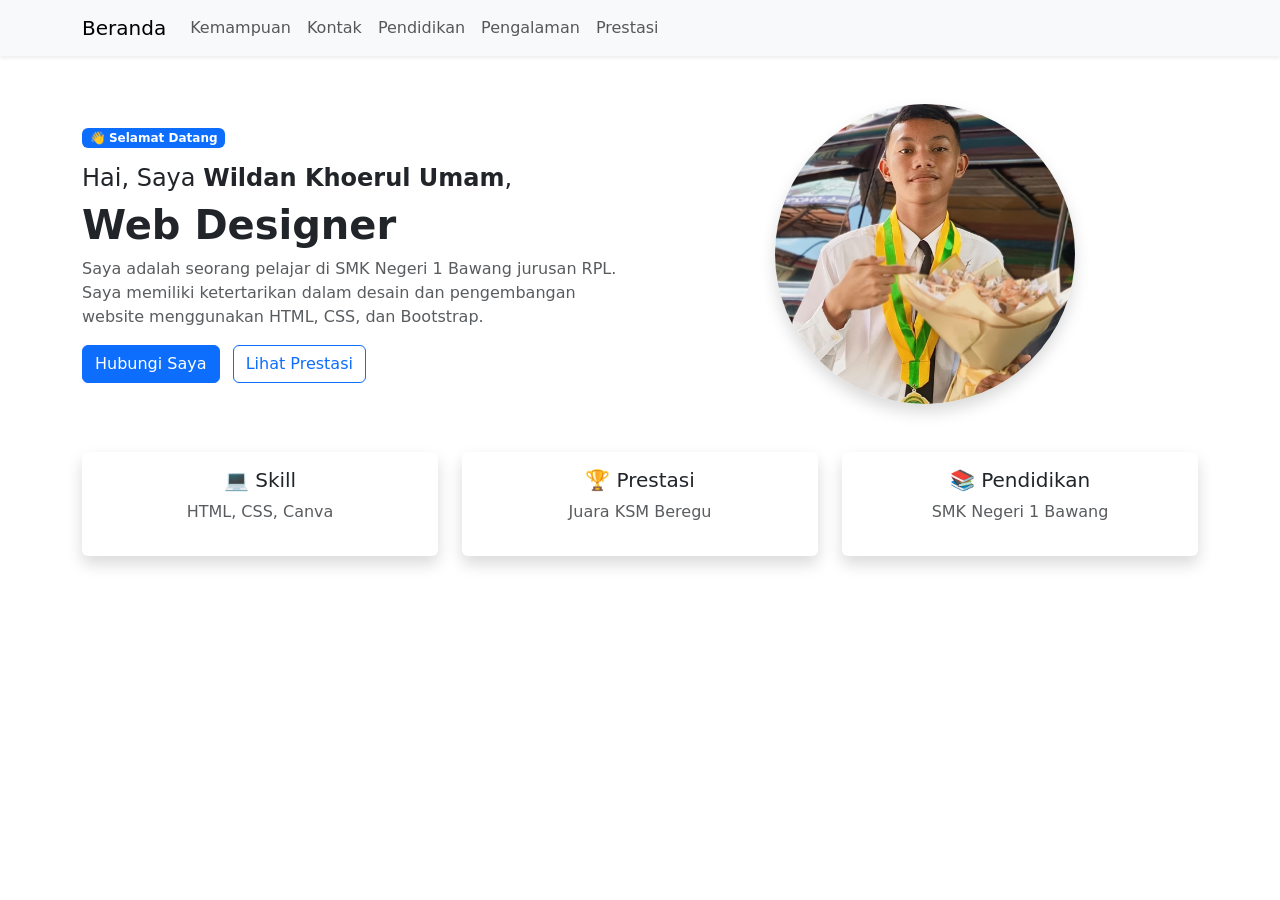
<file: index.html>
<!doctype html>
<html lang="en">
  <head>
    <meta charset="UTF-8" />
    <meta name="viewport" content="width=device-width, initial-scale=1.0" />
    <link
      href="https://cdn.jsdelivr.net/npm/bootstrap@5.3.8/dist/css/bootstrap.min.css"
      rel="stylesheet"
      integrity="sha384-sRIl4kxILFvY47J16cr9ZwB07vP4J8+LH7qKQnuqkuIAvNWLzeN8tE5YBujZqJLB"
      crossorigin="anonymous"
    />
    <title>Beranda</title>
  </head>
  <body class="bg-white">
    <nav class="navbar navbar-expand-lg bg-light shadow-sm navbar-light">
      <div class="container">
        <a class="navbar-brand" href="index.html">Beranda</a>
        <button
          class="navbar-toggler"
          type="button"
          data-bs-toggle="collapse"
          data-bs-target="#navbarNav"
        >
          <span class="navbar-toggler-icon"></span>
        </button>
        <div class="collapse navbar-collapse" id="navbarNav">
          <ul class="navbar-nav">
            <li class="nav-item">
              <a class="nav-link" href="Kemampuan.html">Kemampuan</a>
            </li>
            <li class="nav-item">
              <a class="nav-link" href="Kontak.html">Kontak</a>
            </li>
            <li class="nav-item">
              <a class="nav-link" href="Pendidikan.html">Pendidikan</a>
            </li>
            <li class="nav-item">
              <a class="nav-link" href="Pengalaman.html">Pengalaman</a>
            </li>
            <li class="nav-item">
              <a class="nav-link" href="Prestasi.html">Prestasi</a>
            </li>
          </ul>
        </div>
      </div>
    </nav>
    <!-- HERO -->
    <div class="container mt-5">
      <div class="row align-items-center">
        <!-- TEXT -->
        <div class="col-md-6">
          <span class="badge bg-primary mb-3">👋 Selamat Datang</span>

          <h4>Hai, Saya <b>Wildan Khoerul Umam</b>,</h4>
          <h1 class="fw-bold">Web Designer</h1>

          <p class="text-muted">
            Saya adalah seorang pelajar di SMK Negeri 1 Bawang jurusan RPL. Saya
            memiliki ketertarikan dalam desain dan pengembangan website
            menggunakan HTML, CSS, dan Bootstrap.
          </p>

          <!-- KONTAK-PRESTASI -->
          <a href="Kontak.html" class="btn btn-primary me-2">Hubungi Saya</a>
          <a href="Prestasi.html" class="btn btn-outline-primary"
            >Lihat Prestasi</a
          >
        </div>

        <!-- FOTO -->
        <div class="col-md-6 text-center">
          <img
            src="WhatsApp Image 2026-03-31 at 19.15.38.jpeg"
            class="img-fluid rounded-circle shadow"
            style="width: 300px; height: 300px; object-fit: cover"
          />
        </div>
      </div>
    </div>

    <!-- TAMBAHAN -->
    <div class="container mt-5">
      <div class="row text-center">
        <div class="col-md-4">
          <div class="p-3 shadow bg-white rounded">
            <h5>💻 Skill</h5>
            <p class="text-muted">HTML, CSS, Canva</p>
          </div>
        </div>

        <div class="col-md-4">
          <div class="p-3 shadow bg-white rounded">
            <h5>🏆 Prestasi</h5>
            <p class="text-muted">Juara KSM Beregu</p>
          </div>
        </div>

        <div class="col-md-4">
          <div class="p-3 shadow bg-white rounded">
            <h5>📚 Pendidikan</h5>
            <p class="text-muted">SMK Negeri 1 Bawang</p>
          </div>
        </div>
      </div>
    </div>
  </body>
</html>
</file>
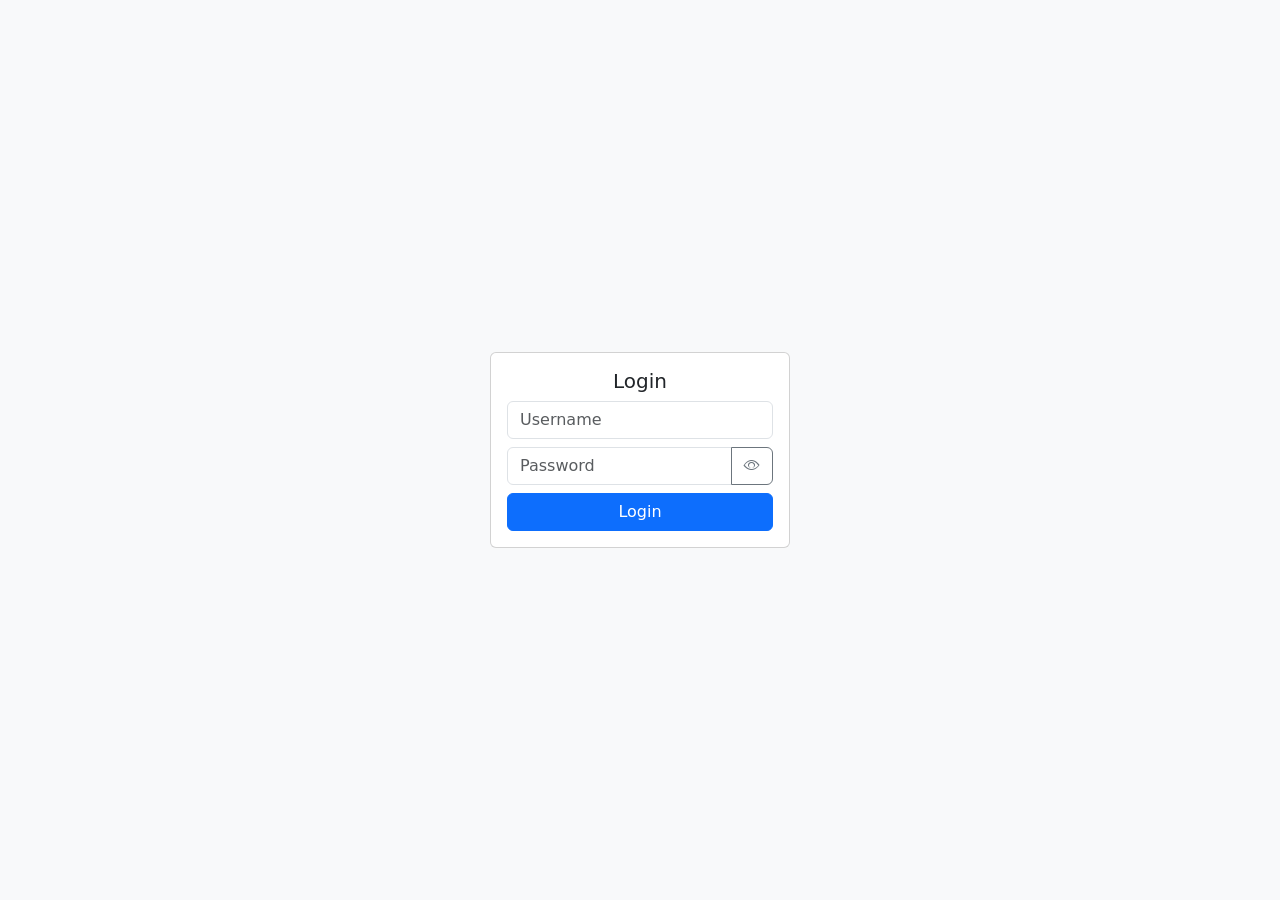
<file: FormLoginJS/index.html>
<!DOCTYPE html>
<html lang="id">
<head>
  <meta charset="UTF-8">
  <title>Login</title>
  <link href="https://cdn.jsdelivr.net/npm/bootstrap@5.3.0/dist/css/bootstrap.min.css" rel="stylesheet">
  <link href="https://cdn.jsdelivr.net/npm/bootstrap-icons@1.10.5/font/bootstrap-icons.css" rel="stylesheet">
</head>

<body class="d-flex justify-content-center align-items-center vh-100 bg-light">

<div class="card p-3" style="width:300px;">
  <h5 class="text-center">Login</h5>

  <input type="text" id="username" class="form-control mb-2" placeholder="Username">

  <div class="input-group mb-2">
    <input type="password" id="password" class="form-control" placeholder="Password">
    <button class="btn btn-outline-secondary" onclick="togglePassword()">
      <i id="icon" class="bi bi-eye"></i>
    </button>
  </div>

  <button class="btn btn-primary" onclick="login()">Login</button>
</div>

<!-- Popup -->
<div class="modal fade" id="popup">
  <div class="modal-dialog">
    <div class="modal-content text-center p-3">
      <p id="hasil"></p>
      <button class="btn btn-primary" data-bs-dismiss="modal">OK</button>
    </div>
  </div>
</div>

<script src="https://cdn.jsdelivr.net/npm/bootstrap@5.3.0/dist/js/bootstrap.bundle.min.js"></script>

<script>
function login(){
  let nama = document.getElementById("username").value;
  let sandi = document.getElementById("password").value;
  let hasil = document.getElementById("hasil");

  if(nama=="wildan" && sandi=="20381"){
    hasil.innerText="Login Berhasil";
  } else {
    hasil.innerText="Login Gagal";
  }

  new bootstrap.Modal(document.getElementById('popup')).show();
}

function togglePassword(){
  let password = document.getElementById("password");
  let icon = document.getElementById("icon");

  if(password.type=="password"){
    password.type="text";
    icon.classList.replace("bi-eye","bi-eye-slash");
  } else {
    password.type="password";
    icon.classList.replace("bi-eye-slash","bi-eye");
  }
}
</script>

</body>
</html>
</file>
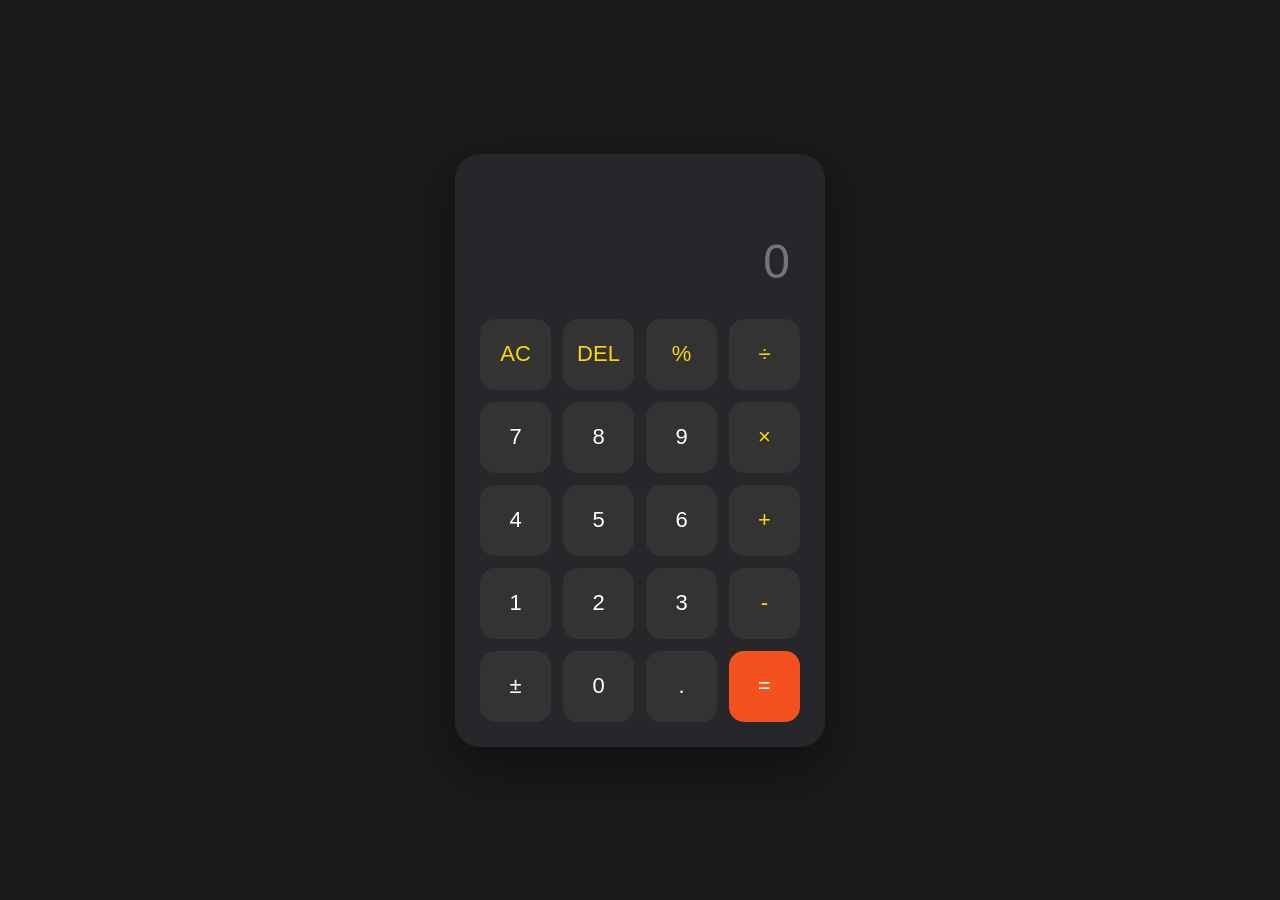
<file: Kalkulator.JS/index.html>
<!DOCTYPE html>
<html lang="id">
<head>
    <meta charset="UTF-8">
    <meta name="viewport" content="width=device-width, initial-scale=1.0">
    <title>Kalkulator Pro</title>
    <link rel="stylesheet" href="style.css">
</head>
<body>

<div class="calculator">
    
    <div class="display-container">
        <div id="history-preview" class="history-preview"></div>
        <input type="text" id="display" placeholder="0" disabled>
    </div>
    
    <div class="grid-container">
        <button onclick="clearDisplay()" class="text-yellow">AC</button>
        <button onclick="deleteLast()" class="text-yellow">DEL</button>
        <button onclick="appendValue('%')" class="text-yellow">%</button>
        <button onclick="appendValue('/')" class="text-yellow">÷</button>
        
        <button onclick="appendValue('7')">7</button>
        <button onclick="appendValue('8')">8</button>
        <button onclick="appendValue('9')">9</button>
        <button onclick="appendValue('*')" class="text-yellow">×</button>
        
        <button onclick="appendValue('4')">4</button>
        <button onclick="appendValue('5')">5</button>
        <button onclick="appendValue('6')">6</button>
        <button onclick="appendValue('+')" class="text-yellow">+</button>
        
        <button onclick="appendValue('1')">1</button>
        <button onclick="appendValue('2')">2</button>
        <button onclick="appendValue('3')">3</button>
        <button onclick="appendValue('-')" class="text-yellow">-</button>
        
        <button onclick="toggleSign()">±</button>
        <button onclick="appendValue('0')">0</button>
        <button onclick="appendValue('.')">.</button>
        <button onclick="calculate()" class="equal-btn">=</button>
    </div>
</div>

<script>
    const display = document.getElementById('display');
    const historyPreview = document.getElementById('history-preview');

    function appendValue(input) { display.value += input; }
    
    function clearDisplay() { 
        display.value = ""; 
        historyPreview.innerText = ""; // Hapus histori saat AC
    }

    function deleteLast() { display.value = display.value.slice(0, -1); }

    function calculate() {
        try {
            let expression = display.value;
            if (!expression) return;

            let formattedExpr = expression.replace(/×/g, '*').replace(/÷/g, '/').replace(/%/g, '/100');
            let result = eval(formattedExpr);

            // Tampilkan operasi (histori preview)
            historyPreview.innerText = expression + " =";
            
            // Update hasil utama
            display.value = result;
        } catch (error) {
            display.value = "Error";
        }
    }

    function toggleSign() {
        if (display.value) display.value = String(parseFloat(display.value) * -1);
    }
</script>

</body>
</html>
</file>
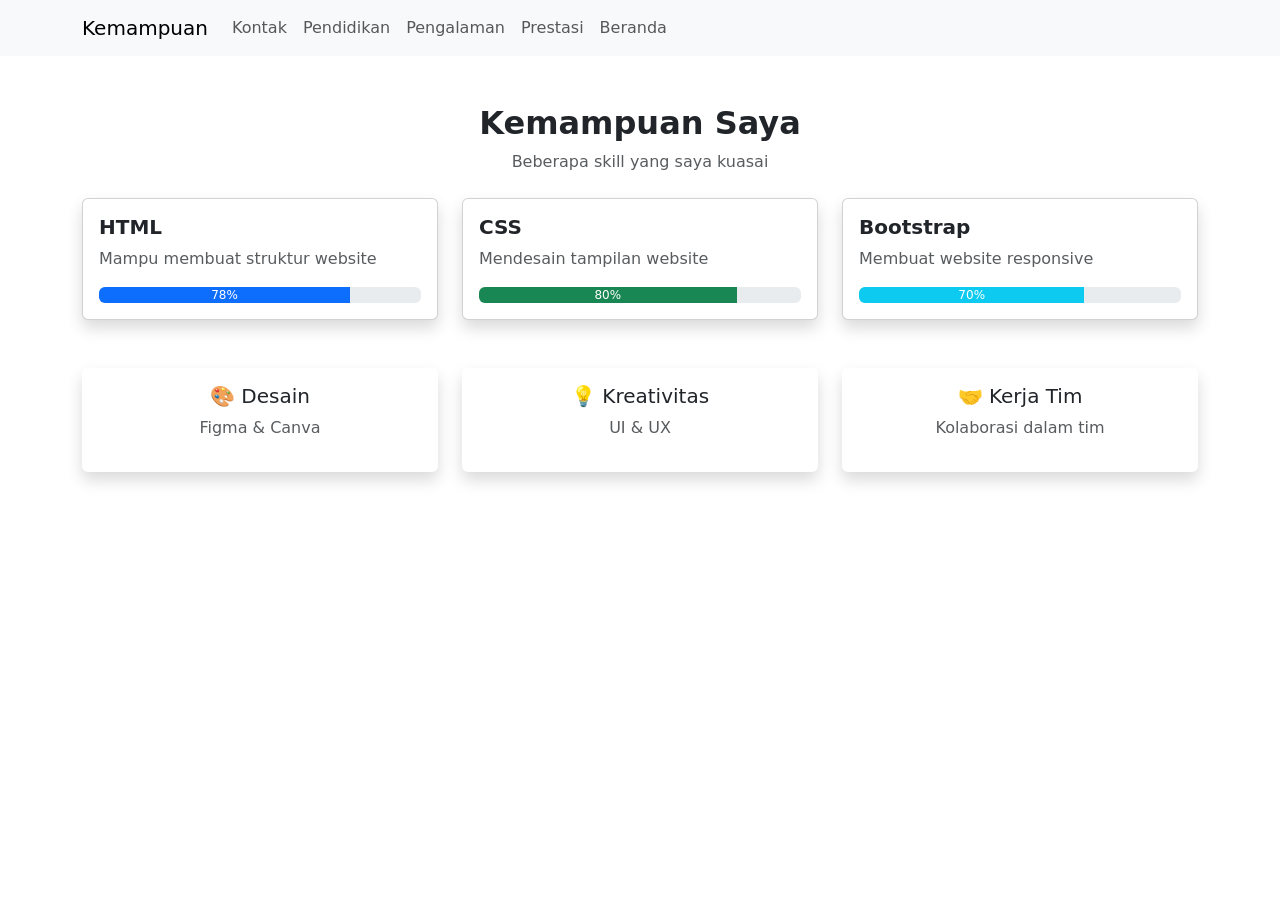
<file: Kemampuan.html>
<!DOCTYPE html>
<html lang="en">
<head>
    <meta charset="UTF-8">
    <meta name="viewport" content="width=device-width, initial-scale=1.0">
    <link
      href="https://cdn.jsdelivr.net/npm/bootstrap@5.3.8/dist/css/bootstrap.min.css"
      rel="stylesheet"
      integrity="sha384-sRIl4kxILFvY47J16cr9ZwB07vP4J8+LH7qKQnuqkuIAvNWLzeN8tE5YBujZqJLB"
      crossorigin="anonymous"
    />
    <title>Kemampuan</title>
</head>
<body>
      <nav class="navbar navbar-expand-lg navbar-light bg-light">
        <div class="container">
            <a class="navbar-brand" href="Kemampuan.html">Kemampuan</a>
            <button class="navbar-toggler" type="button" data-bs-toggle="collapse" data-bs-target="#navbarNav">
                <span class="navbar-toggler-icon"></span>
            </button>
            <div class="collapse navbar-collapse" id="navbarNav">
                <ul class="navbar-nav">
                  
                        <li class="nav-item"><a class="nav-link" href="Kontak.html">Kontak</a></li>
                    <li class="nav-item"><a class="nav-link" href="Pendidikan.html">Pendidikan</a></li>
                    <li class="nav-item"><a class="nav-link" href="Pengalaman.html">Pengalaman</a></li>
                    <li class="nav-item"><a class="nav-link" href="Prestasi.html">Prestasi</a></li>
                      <li class="nav-item"><a class="nav-link" href="index.html">Beranda</a></li>
                  
                </ul>
            </div>
        </div>
    </nav>
    <!-- JUDUL -->
<div class="container text-center mt-5">
    <h2 class="fw-bold">Kemampuan Saya</h2>
    <p class="text-muted">Beberapa skill yang saya kuasai</p>
</div>

<!-- SKILL -->
<div class="container mt-4">
  <div class="row g-4">

    <!-- HTML -->
    <div class="col-md-4">
      <div class="card shadow h-100">
        <div class="card-body">
          <h5 class="fw-bold">HTML</h5>
          <p class="text-muted">Mampu membuat struktur website</p>
          
          <div class="progress">
            <div class="progress-bar bg-primary" style="width: 78%">78%</div>
          </div>
        </div>
      </div>
    </div>

    <!-- CSS -->
    <div class="col-md-4">
      <div class="card shadow h-100">
        <div class="card-body">
          <h5 class="fw-bold">CSS</h5>
          <p class="text-muted">Mendesain tampilan website</p>
          <div class="progress">
            <div class="progress-bar bg-success" style="width: 80%">80%</div>
          </div>
        </div>
      </div>
    </div>

    <!-- BOOTSTRAP -->
    <div class="col-md-4">
      <div class="card shadow h-100">
        <div class="card-body">
          <h5 class="fw-bold">Bootstrap</h5>
          <p class="text-muted">Membuat website responsive</p>

          <div class="progress">
            <div class="progress-bar bg-info" style="width: 70%">70%</div>
          </div>
        </div>
      </div>
    </div>

  </div>
</div>

<!-- TAMBAHAN -->
<div class="container mt-5">
  <div class="row text-center">

    <div class="col-md-4">
      <div class="p-3 bg-white shadow rounded">
        <h5>🎨 Desain</h5>
        <p class="text-muted">Figma & Canva</p>
      </div>
    </div>

    <div class="col-md-4">
      <div class="p-3 bg-white shadow rounded">
        <h5>💡 Kreativitas</h5>
        <p class="text-muted">UI & UX</p>
      </div>
    </div>

    <div class="col-md-4">
      <div class="p-3 bg-white shadow rounded">
        <h5>🤝 Kerja Tim</h5>
        <p class="text-muted">Kolaborasi dalam tim</p>
      </div>
    </div>

  </div>
</div>

</body>
</html>
</file>
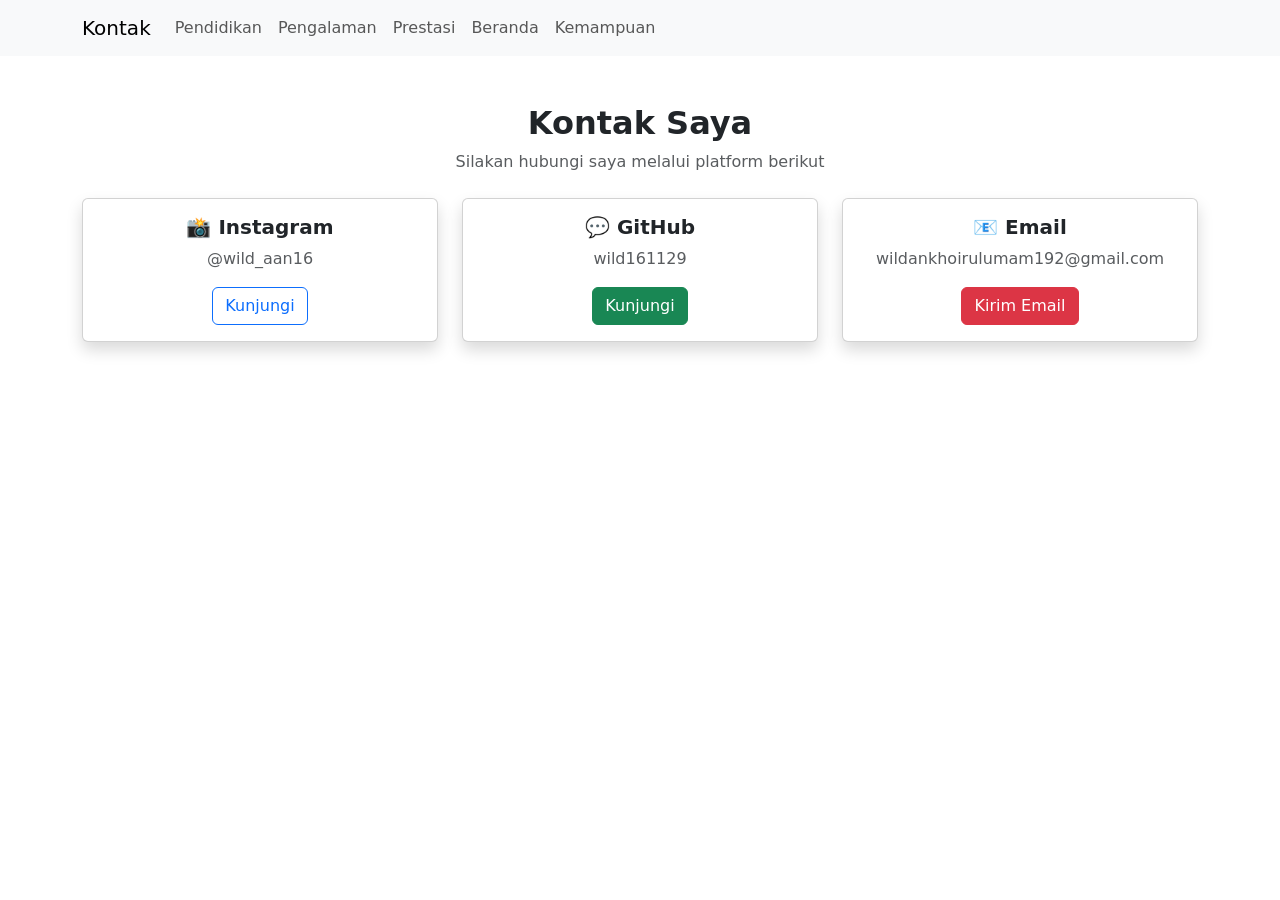
<file: Kontak.html>
<!DOCTYPE html>
<html lang="en">
<head>
    <meta charset="UTF-8">
    <meta name="viewport" content="width=device-width, initial-scale=1.0">
   <link
      href="https://cdn.jsdelivr.net/npm/bootstrap@5.3.8/dist/css/bootstrap.min.css"
      rel="stylesheet"
      integrity="sha384-sRIl4kxILFvY47J16cr9ZwB07vP4J8+LH7qKQnuqkuIAvNWLzeN8tE5YBujZqJLB"
      crossorigin="anonymous"
    />
    <title>Kontak</title>
</head>
<body>
      <nav class="navbar navbar-expand-lg navbar-light bg-light">
        <div class="container">
            <a class="navbar-brand" href="Kontak.html">Kontak</a>
            <button class="navbar-toggler" type="button" data-bs-toggle="collapse" data-bs-target="#navbarNav">
                <span class="navbar-toggler-icon"></span>
            </button>
            <div class="collapse navbar-collapse" id="navbarNav">
                <ul class="navbar-nav">
                    
                    <li class="nav-item"><a class="nav-link" href="Pendidikan.html">Pendidikan</a></li>
                    <li class="nav-item"><a class="nav-link" href="Pengalaman.html">Pengalaman</a></li>
                    <li class="nav-item"><a class="nav-link" href="Prestasi.html">Prestasi</a></li>
                    <li class="nav-item"><a class="nav-link" href="index.html">Beranda</a></li>
                        <li class="nav-item"><a class="nav-link" href="Kemampuan.html">Kemampuan</a></li>
                  
                </ul>
            </div>
        </div>
    </nav>
    <!-- JUDUL -->
<div class="container text-center mt-5">
    <h2 class="fw-bold">Kontak Saya</h2>
    <p class="text-muted">Silakan hubungi saya melalui platform berikut</p>
</div>

<!-- KONTAK -->
<div class="container mt-4">
  <div class="row justify-content-center g-4">

    <!-- INSTAGRAM -->
    <div class="col-md-4">
      <div class="card shadow text-center h-100">
        <div class="card-body">
          <h5 class="fw-bold">📸 Instagram</h5>
          <p class="text-muted">@wild_aan16</p>
          <a href="https://www.instagram.com/wild_aan16?igsh=bW9hZjZsbTFyM2Fn/" class="btn btn-outline-primary">Kunjungi</a>
        </div>
      </div>
    </div>

    <!-- WHATSAPP -->
    <div class="col-md-4">
      <div class="card shadow text-center h-100">
        <div class="card-body">
          <h5 class="fw-bold">💬 GitHub</h5>
          <p class="text-muted">wild161129</p>
          <a href="https://github.com/wild161129?tab=projects" class="btn btn-success">Kunjungi</a>
        </div>
      </div>
    </div>

    <!-- EMAIL -->
    <div class="col-md-4">
      <div class="card shadow text-center h-100">
        <div class="card-body">
          <h5 class="fw-bold">📧 Email</h5>
          <p class="text-muted">wildankhoirulumam192@gmail.com</p>
          <a href="mailto:wildankhoirulumam192@gmail.com" class="btn btn-danger">Kirim Email</a>
        </div>
      </div>
    </div>

  </div>
</div>

</body>
</html>
</file>
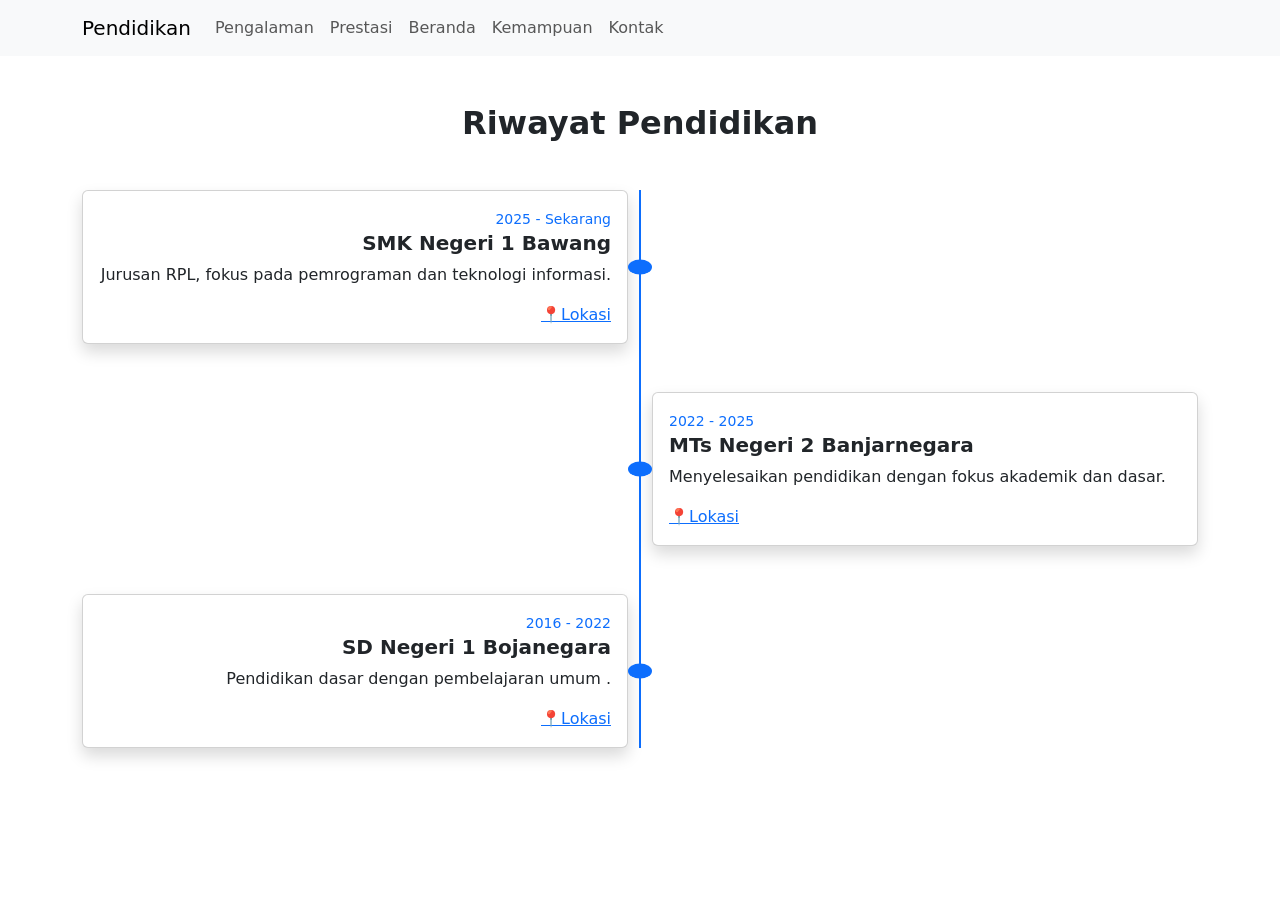
<file: Pendidikan.html>
<!DOCTYPE html>
<html lang="en">
<head>
    <meta charset="UTF-8">
    <meta name="viewport" content="width=device-width, initial-scale=1.0">
   <link
      href="https://cdn.jsdelivr.net/npm/bootstrap@5.3.8/dist/css/bootstrap.min.css"
      rel="stylesheet"
      integrity="sha384-sRIl4kxILFvY47J16cr9ZwB07vP4J8+LH7qKQnuqkuIAvNWLzeN8tE5YBujZqJLB"
      crossorigin="anonymous"
    />
    <title>Pendidikan</title>
</head>
<body>
      <nav class="navbar navbar-expand-lg navbar-light bg-light">
        <div class="container">
            <a class="navbar-brand" href="Pendidikan.html">Pendidikan</a>
            <button class="navbar-toggler" type="button" data-bs-toggle="collapse" data-bs-target="#navbarNav">
                <span class="navbar-toggler-icon"></span>
            </button>
            <div class="collapse navbar-collapse" id="navbarNav">
                <ul class="navbar-nav">
                 
                    <li class="nav-item"><a class="nav-link" href="Pengalaman.html">Pengalaman</a></li>
                    <li class="nav-item"><a class="nav-link" href="Prestasi.html">Prestasi</a></li>
                    <li class="nav-item"><a class="nav-link" href="index.html">Beranda</a></li>
                    <li class="nav-item"><a class="nav-link" href="Kemampuan.html">Kemampuan</a></li>
                       <li class="nav-item"><a class="nav-link" href="Kontak.html">Kontak</a></li>
                </ul>
            </div>
        </div>
    </nav>
    <!-- JUDUL -->
<div class="container text-center mt-5">
    <h2 class="fw-bold">Riwayat Pendidikan</h2>
</div>

<!-- TIMELINE -->
<div class="container mt-5 position-relative">

    <!-- GARIS TENGAH -->
    <div class="position-absolute top-0 start-50 translate-middle-x h-100 border border-primary"></div>

    <!-- SMK -->
    
    <div class="row mb-5 position-relative">
        <div class="col-md-6 text-md-end">
            <div class="card shadow">
                <div class="card-body">
                    <small class="text-primary">2025 - Sekarang</small>
                    <h5 class="fw-bold">SMK Negeri 1 Bawang</h5>
                    <p>Jurusan RPL, fokus pada pemrograman dan teknologi informasi.</p>
                    <a href="https://maps.app.goo.gl/NPdDeEvS7mvZfhzn7" target="_blank">📍Lokasi</a>
                </div>
            </div>
        </div>
        

        <!-- TITIK -->
        <div class="position-absolute top-50 start-50 translate-middle bg-primary rounded-circle" style="width:15px;height:15px;"></div>
    </div>

    <!-- SMP -->
    <div class="row mb-5 position-relative">
        <div class="col-md-6 offset-md-6">
            <div class="card shadow">
                <div class="card-body">
                    <small class="text-primary">2022 - 2025</small>
                    <h5 class="fw-bold">MTs Negeri 2 Banjarnegara</h5>
                    <p>Menyelesaikan pendidikan dengan fokus akademik dan dasar.</p>
                      <a href="https://maps.app.goo.gl/Yy76r4LLPitGShcv8" target="_blank">📍Lokasi</a>
                </div>
            </div>
        </div>

        <!-- TITIK -->
        <div class="position-absolute top-50 start-50 translate-middle bg-primary rounded-circle" style="width:15px;height:15px;"></div>
    </div>

    <!-- SD -->
    <div class="row mb-5 position-relative">
        <div class="col-md-6 text-md-end">
            <div class="card shadow">
                <div class="card-body">
                    <small class="text-primary">2016 - 2022</small>
                    <h5 class="fw-bold">SD Negeri 1 Bojanegara</h5>
                    <p>Pendidikan dasar dengan pembelajaran umum .</p>
                      <a href="https://maps.app.goo.gl/U25RZUpDfsLwtw5R6" target="_blank">📍Lokasi</a>
                </div>
            </div>
        </div>

        <!-- TITIK -->
        <div class="position-absolute top-50 start-50 translate-middle bg-primary rounded-circle" style="width:15px;height:15px;"></div>
    </div>

</div>

</body>
</html>
</file>
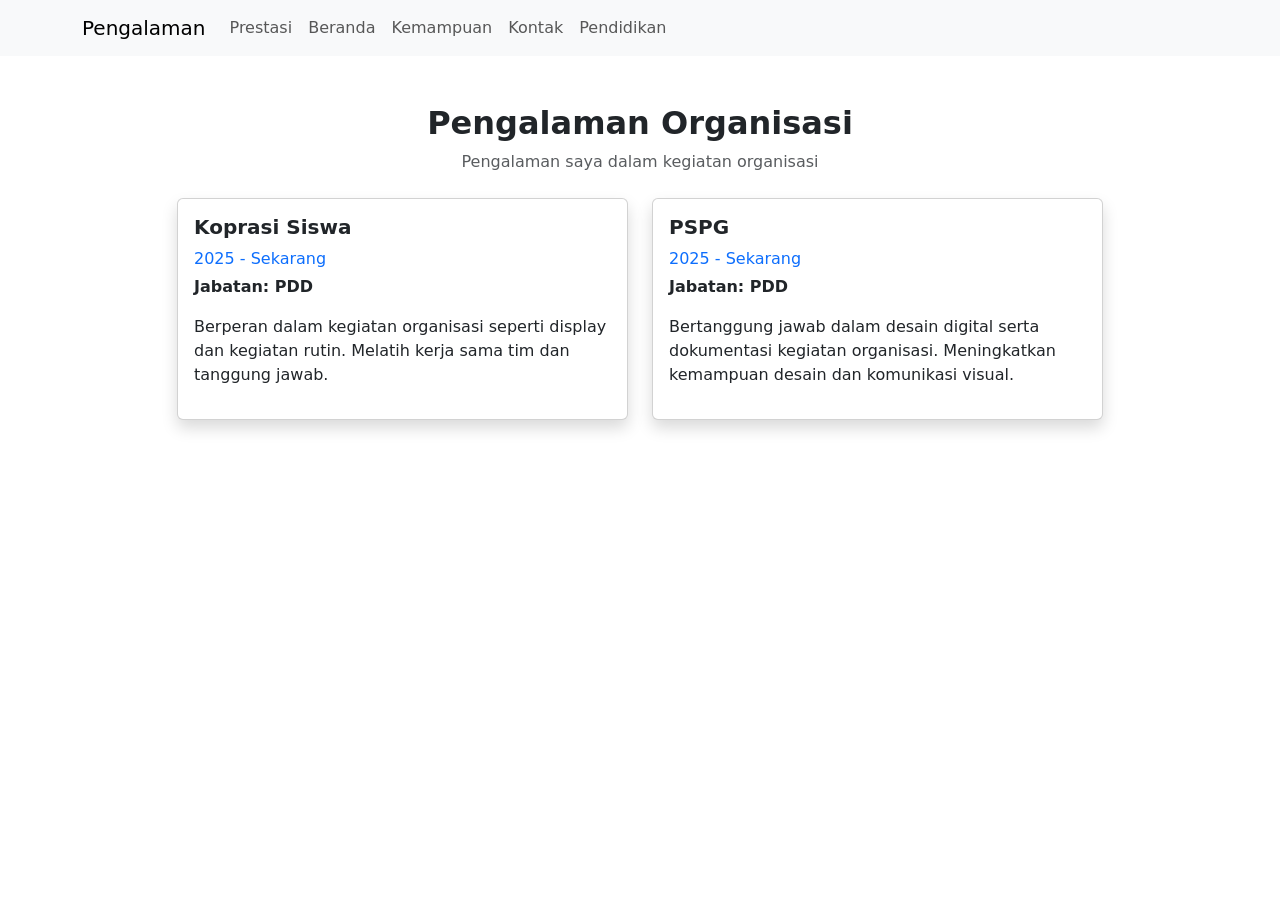
<file: Pengalaman.html>
<!DOCTYPE html>
<html lang="en">
<head>
    <meta charset="UTF-8">
    <meta name="viewport" content="width=device-width, initial-scale=1.0">
   <link
      href="https://cdn.jsdelivr.net/npm/bootstrap@5.3.8/dist/css/bootstrap.min.css"
      rel="stylesheet"
      integrity="sha384-sRIl4kxILFvY47J16cr9ZwB07vP4J8+LH7qKQnuqkuIAvNWLzeN8tE5YBujZqJLB"
      crossorigin="anonymous"
    />
    <title>Pengalaman</title>
</head>
<body>
      <nav class="navbar navbar-expand-lg navbar-light bg-light">
        <div class="container">
            <a class="navbar-brand" href="Pengalaman.html">Pengalaman</a>
            <button class="navbar-toggler" type="button" data-bs-toggle="collapse" data-bs-target="#navbarNav">
                <span class="navbar-toggler-icon"></span>
            </button>
            <div class="collapse navbar-collapse" id="navbarNav">
                <ul class="navbar-nav">
                  
                
                    <li class="nav-item"><a class="nav-link" href="Prestasi.html">Prestasi</a></li>
                   <li class="nav-item"><a class="nav-link" href="index.html">Beranda</a></li>
                        <li class="nav-item"><a class="nav-link" href="Kemampuan.html">Kemampuan</a></li>
                       <li class="nav-item"><a class="nav-link" href="Kontak.html">Kontak</a></li>
                    <li class="nav-item"><a class="nav-link" href="Pendidikan.html">Pendidikan</a></li>
                </ul>
            </div>
        </div>
    </nav>
    <!-- JUDUL -->
<div class="container text-center mt-5">
    <h2 class="fw-bold">Pengalaman Organisasi</h2>
    <p class="text-muted">Pengalaman saya dalam kegiatan organisasi</p>
</div>

<!-- ISI -->
<div class="container mt-4">
    <div class="row justify-content-center g-4">

        <!-- ORGANISASI 1 -->
        <div class="col-md-5">
            <div class="card shadow h-100">
                <div class="card-body">
                    <h5 class="fw-bold">Koprasi Siswa</h5>
                    <p class="text-primary mb-1">2025 - Sekarang</p>
                    <p class="fw-semibold">Jabatan: PDD</p>
                    <p>
                        Berperan dalam kegiatan organisasi seperti display dan kegiatan rutin.
                        Melatih kerja sama tim dan tanggung jawab.
                    </p>
                </div>
            </div>
        </div>

        <!-- ORGANISASI 2 -->
        <div class="col-md-5">
            <div class="card shadow h-100">
                <div class="card-body">
                    <h5 class="fw-bold">PSPG</h5>
                    <p class="text-primary mb-1">2025 - Sekarang</p>
                    <p class="fw-semibold">Jabatan: PDD</p>
                    <p>
                        Bertanggung jawab dalam desain digital serta dokumentasi kegiatan organisasi.
                        Meningkatkan kemampuan desain dan komunikasi visual.
                    </p>
                </div>
            </div>
        </div>

    </div>
</div>

</body>
</html>
</file>
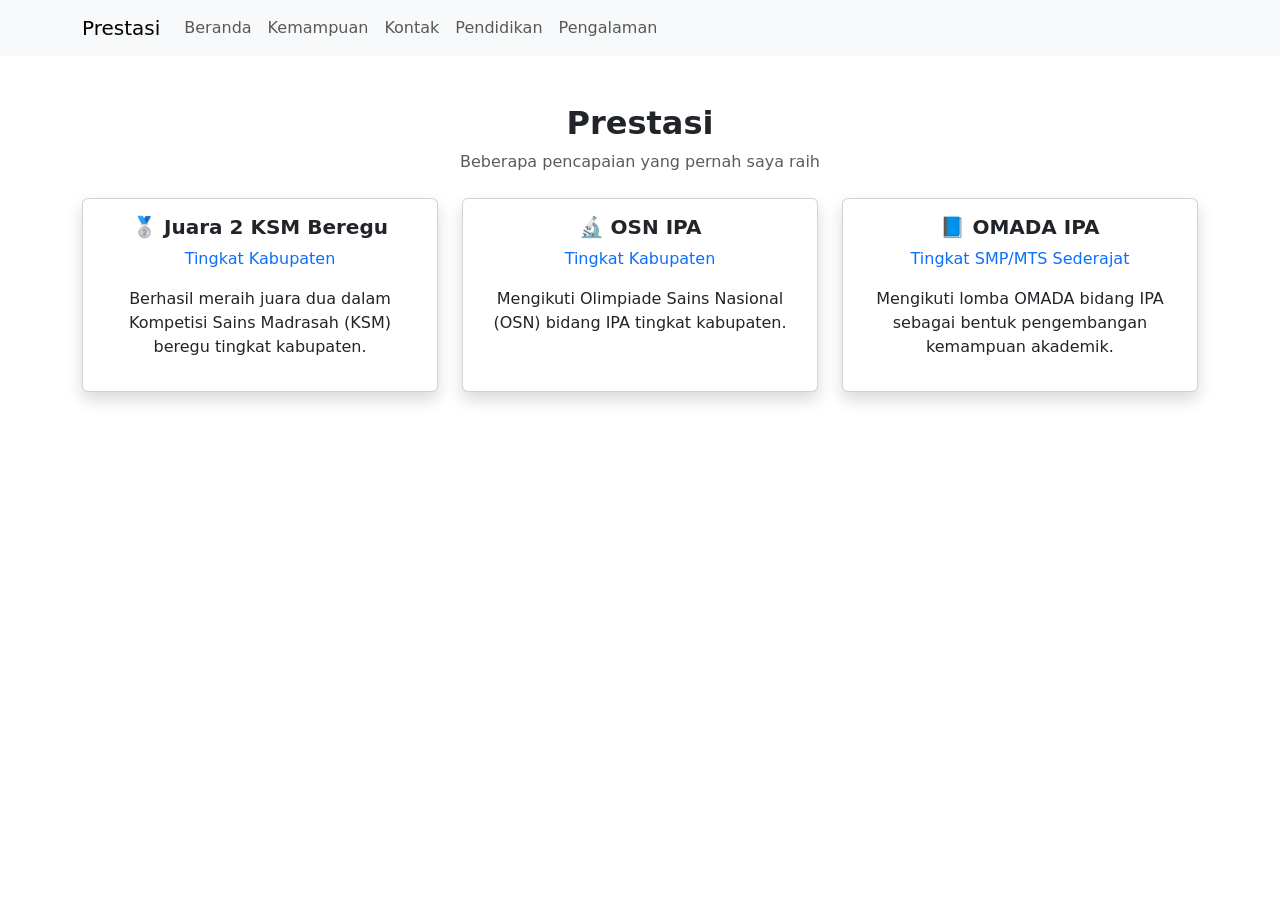
<file: Prestasi.html>
<!DOCTYPE html>
<html lang="en">
<head>
    <meta charset="UTF-8">
    <meta name="viewport" content="width=device-width, initial-scale=1.0">
   <link
      href="https://cdn.jsdelivr.net/npm/bootstrap@5.3.8/dist/css/bootstrap.min.css"
      rel="stylesheet"
      integrity="sha384-sRIl4kxILFvY47J16cr9ZwB07vP4J8+LH7qKQnuqkuIAvNWLzeN8tE5YBujZqJLB"
      crossorigin="anonymous"
    />
    <title>Prestasi</title>
</head>
<body>
      <nav class="navbar navbar-expand-lg navbar-light bg-light">
        <div class="container">
            <a class="navbar-brand" href="Prestasi.html">Prestasi</a>
            <button class="navbar-toggler" type="button" data-bs-toggle="collapse" data-bs-target="#navbarNav">
                <span class="navbar-toggler-icon"></span>
            </button>
            <div class="collapse navbar-collapse" id="navbarNav">
                <ul class="navbar-nav">
                        <li class="nav-item"><a class="nav-link" href="index.html">Beranda</a></li>
                            <li class="nav-item"><a class="nav-link" href="Kemampuan.html">Kemampuan</a></li>
                       <li class="nav-item"><a class="nav-link" href="Kontak.html">Kontak</a></li>
                    <li class="nav-item"><a class="nav-link" href="Pendidikan.html">Pendidikan</a></li>
                    <li class="nav-item"><a class="nav-link" href="Pengalaman.html">Pengalaman</a></li>
                    
                 
                </ul>
            </div>
        </div>
    </nav>
    <!-- JUDUL -->
<div class="container text-center mt-5">
    <h2 class="fw-bold">Prestasi</h2>
    <p class="text-muted">Beberapa pencapaian yang pernah saya raih</p>
</div>

<!-- ISI -->
<div class="container mt-4">
    <div class="row g-4">

        <!-- PRESTASI 1 -->
        <div class="col-md-4">
            <div class="card shadow h-100">
                <div class="card-body text-center">
                    <h5 class="fw-bold">🥈 Juara 2 KSM Beregu</h5>
                    <p class="text-primary">Tingkat Kabupaten</p>
                    <p>
                        Berhasil meraih juara dua dalam Kompetisi Sains Madrasah (KSM) 
                        beregu tingkat kabupaten.
                    </p>
                </div>
            </div>
        </div>

        <!-- PRESTASI 2 -->
        <div class="col-md-4">
            <div class="card shadow h-100">
                <div class="card-body text-center">
                    <h5 class="fw-bold">🔬 OSN IPA</h5>
                    <p class="text-primary">Tingkat Kabupaten</p>
                    <p>
                        Mengikuti Olimpiade Sains Nasional (OSN) bidang IPA 
                        tingkat kabupaten.
                    </p>
                </div>
            </div>
        </div>

        <!-- PRESTASI 3 -->
        <div class="col-md-4">
            <div class="card shadow h-100">
                <div class="card-body text-center">
                    <h5 class="fw-bold">📘 OMADA IPA</h5>
                    <p class="text-primary">Tingkat SMP/MTS Sederajat</p>
                    <p>
                        Mengikuti lomba OMADA bidang IPA sebagai bentuk 
                        pengembangan kemampuan akademik.
                    </p>
                </div>
            </div>
        </div>

    </div>
</div>

</body>
</html>
</file>
<file: Kalkulator.JS/style.css>
body {
    background-color: #1a1a1b;
    display: flex;
    justify-content: center;
    align-items: center;
    min-height: 100vh;
    margin: 0;
    font-family: sans-serif;
}



.calculator {
    background-color: #26262b;
    padding: 25px;
    border-radius: 25px;
    width: 320px;
    box-shadow: 0 20px 50px rgba(0,0,0,0.4);
}


.display-container {
    background-color: transparent;
    text-align: right;
    margin-bottom: 20px;
    padding: 10px;
    min-height: 100px;
    display: flex;
    flex-direction: column;
    justify-content: flex-end;
}


.history-preview {
    color: #888;
    font-size: 18px;
    margin-bottom: 5px;
    min-height: 24px; 
}


#display {
    width: 100%;
    background: transparent;
    color: #fff;
    border: none;
    font-size: 48px; 
    text-align: right;
    padding: 0;
    outline: none;
}

.grid-container { display: grid; grid-template-columns: repeat(4, 1fr); gap: 12px; }

button {
    aspect-ratio: 1/1;
    background-color: #333;
    color: white;
    border: none;
    border-radius: 15px;
    font-size: 22px;
    font-weight: 500;
    cursor: pointer;
    transition: background 0.2s;
}

button:active { background-color: #444; transform: scale(0.95); }

.text-yellow { color: #ffd700; }
.equal-btn { background-color: #f4511e; color: white; }
</file>
